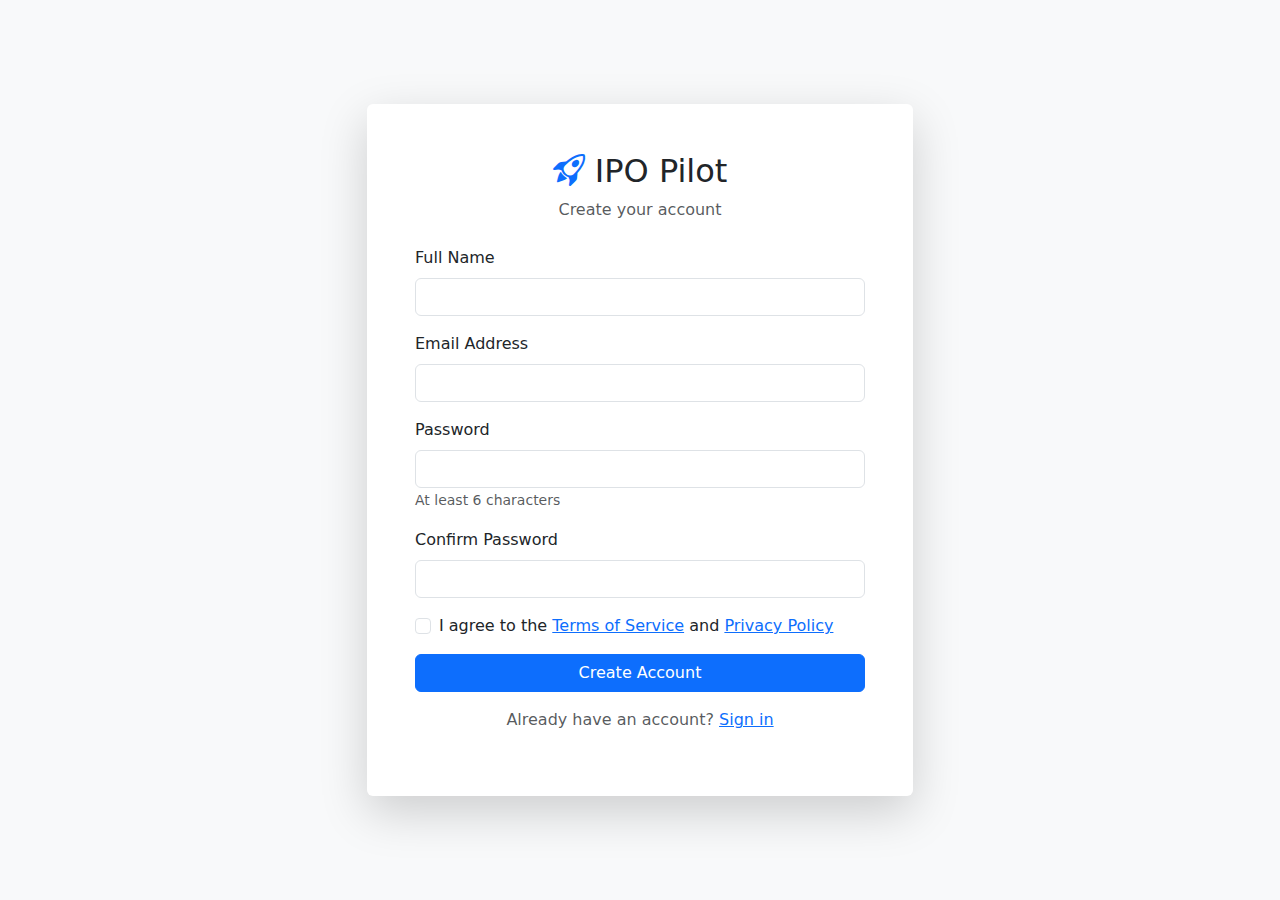
<file: web-app/templates/register.html>
<!DOCTYPE html>
<html lang="en">
<head>
    <meta charset="UTF-8">
    <meta name="viewport" content="width=device-width, initial-scale=1.0">
    <title>Register - IPO Pilot</title>
    <link href="https://cdn.jsdelivr.net/npm/bootstrap@5.3.0/dist/css/bootstrap.min.css" rel="stylesheet">
    <link rel="stylesheet" href="https://cdn.jsdelivr.net/npm/bootstrap-icons@1.11.0/font/bootstrap-icons.css">
</head>
<body class="bg-light">
    <div class="container">
        <div class="row justify-content-center align-items-center min-vh-100">
            <div class="col-md-6">
                <div class="card shadow-lg border-0">
                    <div class="card-body p-5">
                        <div class="text-center mb-4">
                            <h2><i class="bi bi-rocket-takeoff text-primary"></i> IPO Pilot</h2>
                            <p class="text-muted">Create your account</p>
                        </div>
                        
                        <div id="success-message" class="alert alert-success d-none"></div>
                        <div id="error-message" class="alert alert-danger d-none"></div>
                        
                        <form id="registerForm">
                            <div class="mb-3">
                                <label class="form-label">Full Name</label>
                                <input type="text" class="form-control" id="name" required>
                            </div>
                            <div class="mb-3">
                                <label class="form-label">Email Address</label>
                                <input type="email" class="form-control" id="email" required>
                            </div>
                            <div class="mb-3">
                                <label class="form-label">Password</label>
                                <input type="password" class="form-control" id="password" required minlength="6">
                                <small class="text-muted">At least 6 characters</small>
                            </div>
                            <div class="mb-3">
                                <label class="form-label">Confirm Password</label>
                                <input type="password" class="form-control" id="confirmPassword" required>
                            </div>
                            <div class="mb-3 form-check">
                                <input type="checkbox" class="form-check-input" id="terms" required>
                                <label class="form-check-label" for="terms">
                                    I agree to the <a href="#">Terms of Service</a> and <a href="#">Privacy Policy</a>
                                </label>
                            </div>
                            <button type="submit" class="btn btn-primary w-100 mb-3">
                                <span id="registerBtn">Create Account</span>
                                <span id="registerSpinner" class="spinner-border spinner-border-sm d-none"></span>
                            </button>
                        </form>
                        
                        <div class="text-center">
                            <p class="text-muted">Already have an account? <a href="/login">Sign in</a></p>
                        </div>
                    </div>
                </div>
            </div>
        </div>
    </div>

    <script src="https://cdn.jsdelivr.net/npm/bootstrap@5.3.0/dist/js/bootstrap.bundle.min.js"></script>
    <script>
        document.getElementById('registerForm').addEventListener('submit', async (e) => {
            e.preventDefault();
            
            const password = document.getElementById('password').value;
            const confirmPassword = document.getElementById('confirmPassword').value;
            const errorMsg = document.getElementById('error-message');
            const successMsg = document.getElementById('success-message');
            const registerBtn = document.getElementById('registerBtn');
            const registerSpinner = document.getElementById('registerSpinner');
            
            errorMsg.classList.add('d-none');
            successMsg.classList.add('d-none');
            
            if (password !== confirmPassword) {
                errorMsg.textContent = 'Passwords do not match';
                errorMsg.classList.remove('d-none');
                return;
            }
            
            registerBtn.classList.add('d-none');
            registerSpinner.classList.remove('d-none');
            
            try {
                const response = await fetch('/register', {
                    method: 'POST',
                    headers: { 'Content-Type': 'application/json' },
                    body: JSON.stringify({
                        name: document.getElementById('name').value,
                        email: document.getElementById('email').value,
                        password: password
                    })
                });
                
                const data = await response.json();
                
                if (response.ok) {
                    successMsg.textContent = 'Registration successful! Redirecting to login...';
                    successMsg.classList.remove('d-none');
                    
                    setTimeout(() => {
                        window.location.href = '/login';
                    }, 2000);
                } else {
                    errorMsg.textContent = data.error || 'Registration failed';
                    errorMsg.classList.remove('d-none');
                }
            } catch (error) {
                errorMsg.textContent = 'Network error. Please try again.';
                errorMsg.classList.remove('d-none');
            } finally {
                registerBtn.classList.remove('d-none');
                registerSpinner.classList.add('d-none');
            }
        });
    </script>
</body>
</html>
</file>
